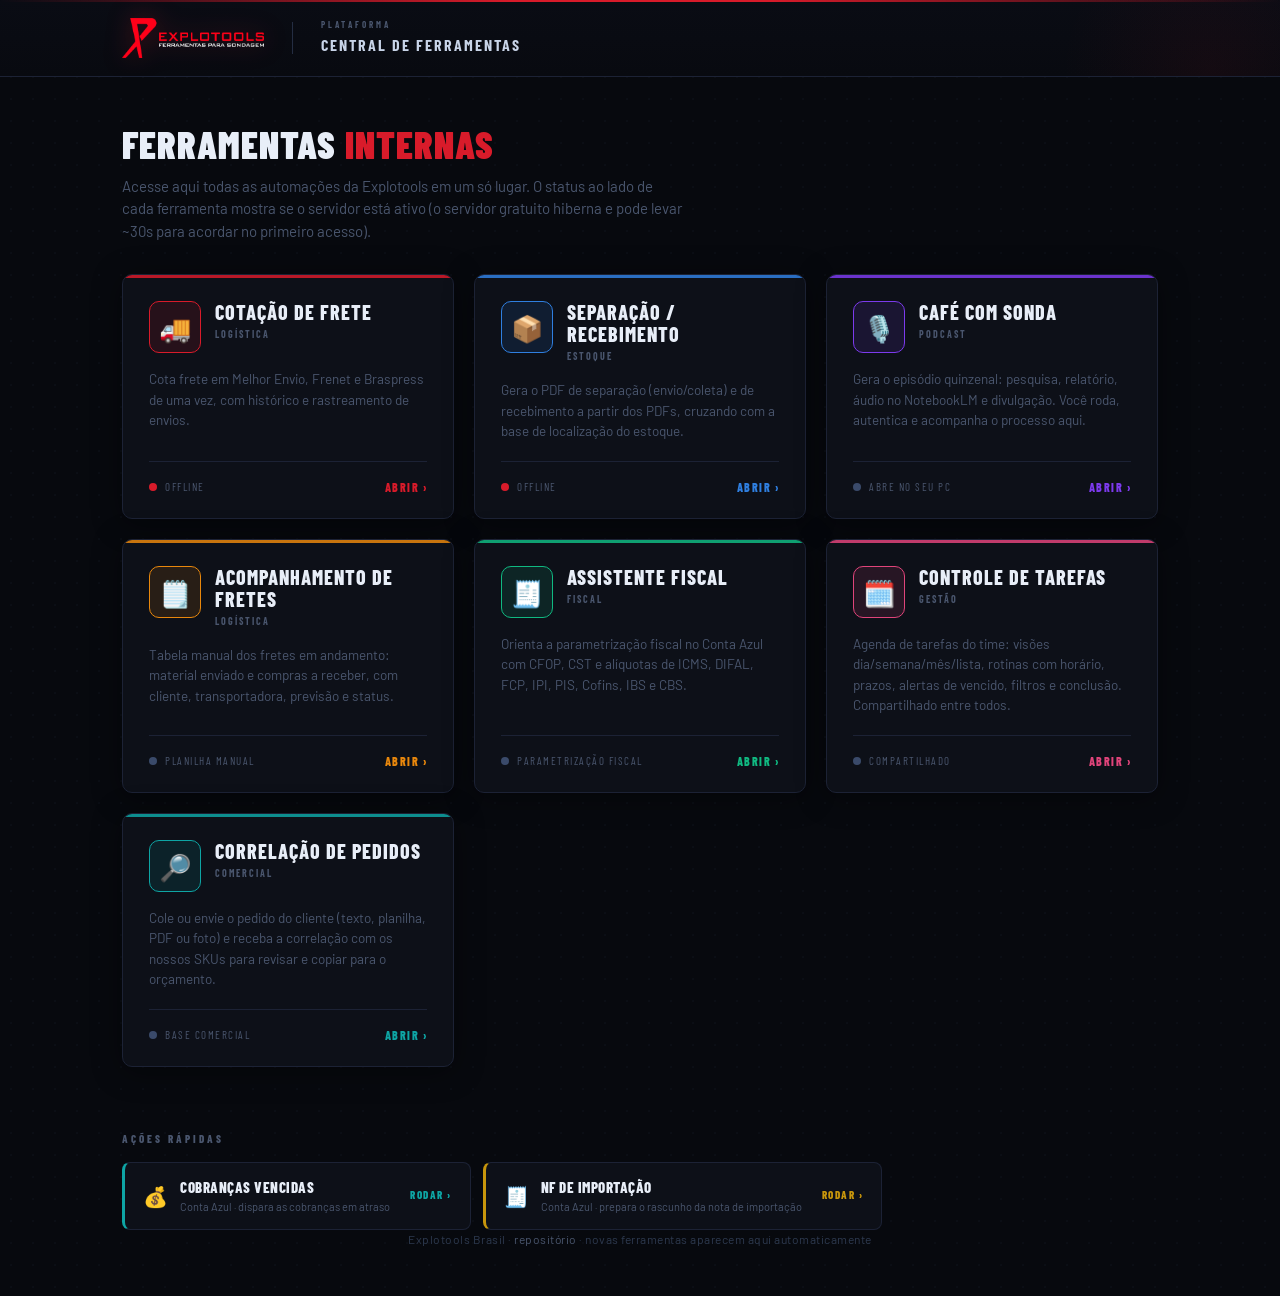
<file: index.html>
<!DOCTYPE html>
<html lang="pt-BR">
<head>
<meta charset="utf-8">
<meta name="viewport" content="width=device-width,initial-scale=1">
<title>Explotools — Ferramentas</title>
<link rel="preconnect" href="https://fonts.googleapis.com">
<link rel="preconnect" href="https://fonts.gstatic.com" crossorigin>
<link href="https://fonts.googleapis.com/css2?family=Barlow+Condensed:wght@400;600;700;800;900&family=Barlow:wght@400;500;600;700&display=swap" rel="stylesheet">
<style>
:root{
  --red:#d81b2a;--red-dark:#a81421;--red-dim:rgba(216,27,42,.1);
  --bg:#07090e;--surface:#0d1018;--surface2:#111520;--surface3:#161c28;
  --border:#1c2235;--border2:#242d42;
  --text:#c8d4e8;--text-bright:#e8eef8;--text-muted:#4a566e;--text-dim:#2e3a50;
  --green:#22c55e;--amber:#f5a623;
}
*,*::before,*::after{box-sizing:border-box;margin:0;padding:0}
html{scroll-behavior:smooth}
body{
  font-family:'Barlow','Segoe UI',system-ui,sans-serif;
  background:var(--bg);
  background-image:radial-gradient(rgba(100,130,200,.04) 1px,transparent 1px);
  background-size:22px 22px;
  color:var(--text);min-height:100vh;line-height:1.5;
}

/* ── HEADER ── */
.site-header{background:linear-gradient(180deg,#0a0c14 0%,#080a10 100%);border-bottom:1px solid var(--border);position:relative;overflow:hidden}
.site-header::before{content:'';position:absolute;top:0;left:0;right:0;height:2px;background:linear-gradient(90deg,transparent 0%,var(--red) 40%,var(--red) 60%,transparent 100%)}
.site-header::after{content:'';position:absolute;right:-80px;top:-80px;width:300px;height:300px;background:radial-gradient(circle,rgba(216,27,42,.06) 0%,transparent 70%);pointer-events:none}
.header-inner{max-width:1100px;margin:0 auto;padding:0 32px;height:76px;display:flex;align-items:center}
.header-brand{display:flex;align-items:center;gap:16px;flex-shrink:0}
.header-mark{display:flex;align-items:center;filter:drop-shadow(0 0 12px rgba(216,27,42,.4))}
.header-logo{height:40px;width:auto;display:block;filter:drop-shadow(0 0 12px rgba(216,27,42,.35))}
.header-name{font-family:'Barlow Condensed',sans-serif;font-weight:900;font-size:28px;letter-spacing:4px;color:var(--red);text-transform:uppercase;line-height:1;text-shadow:0 0 20px rgba(216,27,42,.4)}
.header-sub{font-family:'Barlow Condensed',sans-serif;font-weight:600;font-size:9px;letter-spacing:3.5px;color:var(--text-dim);text-transform:uppercase;margin-top:5px}
.header-sep{width:1px;height:32px;background:var(--border2);margin:0 28px;flex-shrink:0}
.header-module-label{font-family:'Barlow Condensed',sans-serif;font-size:9px;letter-spacing:3px;color:var(--text-muted);text-transform:uppercase;font-weight:700;line-height:1;margin-bottom:4px}
.header-module-name{font-family:'Barlow Condensed',sans-serif;font-size:16px;font-weight:700;letter-spacing:2px;color:var(--text);text-transform:uppercase}

/* ── HERO ── */
.hero{max-width:1100px;margin:48px auto 8px;padding:0 32px}
.hero h1{font-family:'Barlow Condensed',sans-serif;font-size:38px;font-weight:900;letter-spacing:1px;color:var(--text-bright);text-transform:uppercase;line-height:1.05}
.hero h1 span{color:var(--red)}
.hero p{font-size:15px;color:var(--text-muted);margin-top:10px;max-width:560px}

/* ── GRID ── */
.container{max-width:1100px;margin:32px auto 64px;padding:0 32px}
.grid{display:grid;grid-template-columns:repeat(auto-fill,minmax(300px,1fr));gap:20px}
.tool-card{
  position:relative;display:flex;flex-direction:column;
  background:var(--surface);border:1px solid var(--border);border-radius:10px;
  padding:26px 26px 22px;text-decoration:none;color:inherit;overflow:hidden;
  box-shadow:0 4px 30px rgba(0,0,0,.4);
  transition:transform .15s,border-color .2s,box-shadow .2s;
  animation:fadeUp .4s ease both;
}
.tool-card:nth-child(2){animation-delay:.06s}
.tool-card:nth-child(3){animation-delay:.12s}
.tool-card:nth-child(4){animation-delay:.18s}
@keyframes fadeUp{from{opacity:0;transform:translateY(14px)}to{opacity:1;transform:translateY(0)}}
.tool-card::before{content:'';position:absolute;top:0;left:0;width:100%;height:3px;background:var(--accent,var(--red));opacity:.85}
.tool-card:hover{transform:translateY(-4px);border-color:var(--accent,var(--red));box-shadow:0 10px 40px rgba(0,0,0,.55)}
.tool-top{display:flex;align-items:flex-start;gap:14px;margin-bottom:16px}
.tool-icon{
  width:52px;height:52px;flex-shrink:0;border-radius:10px;
  display:flex;align-items:center;justify-content:center;font-size:26px;
  background:var(--accent-dim,rgba(216,27,42,.12));border:1px solid var(--accent,var(--red));
}
.tool-name{font-family:'Barlow Condensed',sans-serif;font-size:20px;font-weight:800;letter-spacing:1px;color:var(--text-bright);text-transform:uppercase;line-height:1.1}
.tool-tag{font-family:'Barlow Condensed',sans-serif;font-size:10px;font-weight:700;letter-spacing:2px;color:var(--text-muted);text-transform:uppercase;margin-top:4px}
.tool-desc{font-size:13.5px;color:var(--text-muted);flex:1;min-height:40px}
.tool-foot{display:flex;align-items:center;justify-content:space-between;margin-top:20px;padding-top:16px;border-top:1px solid var(--border)}
.status{display:flex;align-items:center;gap:8px;font-family:'Barlow Condensed',sans-serif;font-size:11px;letter-spacing:1.5px;text-transform:uppercase;color:var(--text-muted)}
.dot{width:8px;height:8px;border-radius:50%;background:#2a3040;flex-shrink:0;transition:background .3s,box-shadow .3s}
.dot.on{background:var(--green);box-shadow:0 0 8px var(--green)}
.dot.wait{background:var(--amber);box-shadow:0 0 8px var(--amber);animation:pulse 1.2s ease-out infinite}
.dot.off{background:var(--red)}
.dot.static{background:#3a4a6a}
@keyframes pulse{0%,100%{transform:scale(1);opacity:1}50%{transform:scale(1.5);opacity:.5}}
.open-arrow{font-family:'Barlow Condensed',sans-serif;font-size:12px;font-weight:800;letter-spacing:1.5px;color:var(--accent,var(--red));text-transform:uppercase}
.tool-card:hover .open-arrow{text-shadow:0 0 12px var(--accent,var(--red))}

/* ── FOOTER ── */
.acoes-sec{max-width:1100px;margin:8px auto 0;padding:0 32px}
.acoes-titulo{font-family:'Barlow Condensed',sans-serif;font-size:11px;font-weight:800;letter-spacing:3px;text-transform:uppercase;color:var(--text-muted);margin:24px 0 14px}
.acoes{display:flex;flex-wrap:wrap;gap:12px}
.acao{display:flex;align-items:center;gap:12px;text-decoration:none;color:inherit;background:var(--surface);border:1px solid var(--border);border-left:3px solid var(--accent,var(--red));border-radius:8px;padding:13px 18px;transition:transform .12s,border-color .2s,box-shadow .2s}
.acao:hover{transform:translateY(-2px);border-color:var(--accent,var(--red));box-shadow:0 6px 24px rgba(0,0,0,.4)}
.acao-ic{font-size:20px;line-height:1}
.acao-tx{display:flex;flex-direction:column}
.acao-nome{font-family:'Barlow Condensed',sans-serif;font-size:15px;font-weight:800;letter-spacing:.5px;text-transform:uppercase;color:var(--text-bright)}
.acao-sub{font-size:11px;color:var(--text-muted);margin-top:1px}
.acao-run{margin-left:8px;font-family:'Barlow Condensed',sans-serif;font-size:11px;font-weight:800;letter-spacing:1.5px;text-transform:uppercase;color:var(--accent,var(--red))}
.foot{max-width:1100px;margin:0 auto 48px;padding:0 32px;text-align:center;color:var(--text-dim);font-size:12px;letter-spacing:.5px}
.foot a{color:var(--text-muted);text-decoration:none}
.foot a:hover{color:var(--red)}

@media(max-width:600px){
  .header-inner{height:auto;padding:16px 20px;flex-wrap:wrap;gap:10px}
  .header-sep{display:none}
  .hero{margin-top:32px}.hero h1{font-size:30px}
  .container{padding:0 16px}
}
</style>
</head>
<body>

<header class="site-header">
  <div class="header-inner">
    <div class="header-brand">
      <img src="assets/explotools-logo.png" alt="Explotools" class="header-logo">
    </div>
    <div class="header-sep"></div>
    <div>
      <div class="header-module-label">Plataforma</div>
      <div class="header-module-name">Central de Ferramentas</div>
    </div>
  </div>
</header>

<div class="hero">
  <h1>Ferramentas <span>internas</span></h1>
  <p>Acesse aqui todas as automações da Explotools em um só lugar. O status ao lado de cada ferramenta mostra se o servidor está ativo (o servidor gratuito hiberna e pode levar ~30s para acordar no primeiro acesso).</p>
</div>

<div class="container">
  <div class="grid" id="grid"></div>
</div>

<div class="acoes-sec">
  <div class="acoes-titulo">Ações rápidas</div>
  <div class="acoes" id="acoes"></div>
</div>

<div class="foot">
  Explotools Brasil · <a href="https://github.com/Ramon-Explotools/explotools-ferramentas" target="_blank" rel="noopener">repositório</a> · novas ferramentas aparecem aqui automaticamente
</div>

<script>
// ── Catálogo de ferramentas — adicione novos microsites aqui ───────────────
const FERRAMENTAS = [
  {
    id: 'fretes',
    nome: 'Cotação de Frete',
    tag: 'Logística',
    icon: '🚚',
    desc: 'Cota frete em Melhor Envio, Frenet e Braspress de uma vez, com histórico e rastreamento de envios.',
    url: 'https://ramon-explotools.github.io/explotools-frete-frontend/cotacao.html',
    health: 'https://explotools-frete-api.onrender.com/health',
    cor: '#d81b2a', corDim: 'rgba(216,27,42,.12)'
  },
  {
    id: 'estoque',
    nome: 'Separação / Recebimento',
    tag: 'Estoque',
    icon: '📦',
    desc: 'Gera o PDF de separação (envio/coleta) e de recebimento a partir dos PDFs, cruzando com a base de localização do estoque.',
    url: 'https://ramon-explotools.github.io/explotools-coleta-frontend/index.html',
    health: 'https://explotools-coleta-api.onrender.com/api/health',
    cor: '#2f7fe0', corDim: 'rgba(47,127,224,.12)'
  },
  {
    id: 'podcast',
    nome: 'Café com Sonda',
    tag: 'Podcast',
    icon: '🎙️',
    desc: 'Gera o episódio quinzenal: pesquisa, relatório, áudio no NotebookLM e divulgação. Você roda, autentica e acompanha o processo aqui.',
    url: 'http://127.0.0.1:8765/',
    health: null,
    statusLabel: 'Abre no seu PC',
    cor: '#7c3aed', corDim: 'rgba(124,58,237,.12)'
  },
  {
    id: 'acomp-fretes',
    nome: 'Acompanhamento de Fretes',
    tag: 'Logística',
    icon: '🗒️',
    desc: 'Tabela manual dos fretes em andamento: material enviado e compras a receber, com cliente, transportadora, previsão e status.',
    url: 'https://ramon-explotools.github.io/explotools-acompanhamento-fretes/index.html',
    health: null,
    statusLabel: 'Planilha manual',
    cor: '#e8870c', corDim: 'rgba(232,135,12,.12)'
  },
  {
    id: 'assistente-fiscal',
    nome: 'Assistente Fiscal',
    tag: 'Fiscal',
    icon: '🧾',
    desc: 'Orienta a parametrização fiscal no Conta Azul com CFOP, CST e alíquotas de ICMS, DIFAL, FCP, IPI, PIS, Cofins, IBS e CBS.',
    url: 'https://explotools-assistente-fiscal.explotools.chatgpt.site',
    health: null,
    statusLabel: 'Parametrização fiscal',
    cor: '#10b981', corDim: 'rgba(16,185,129,.12)'
  },
  {
    id: 'tarefas',
    nome: 'Controle de Tarefas',
    tag: 'Gestão',
    icon: '🗓️',
    desc: 'Agenda de tarefas do time: visões dia/semana/mês/lista, rotinas com horário, prazos, alertas de vencido, filtros e conclusão. Compartilhado entre todos.',
    url: 'https://ramon-explotools.github.io/explotools-tarefas/index.html',
    health: null,
    statusLabel: 'Compartilhado',
    cor: '#e0447a', corDim: 'rgba(224,68,122,.12)'
  },
  {
    id: 'correlacao-pedidos',
    nome: 'Correlação de Pedidos',
    tag: 'Comercial',
    icon: '🔎',
    desc: 'Cole ou envie o pedido do cliente (texto, planilha, PDF ou foto) e receba a correlação com os nossos SKUs para revisar e copiar para o orçamento.',
    url: 'https://explotools-correlacao-pedidos.ramoncuri.workers.dev/',
    health: null,
    statusLabel: 'Base comercial',
    cor: '#0ea5a4', corDim: 'rgba(14,165,164,.12)'
  }
];

// ── Ações rápidas (botões de execução, não são projetos) ───────────────────
const ACOES = [
  {
    nome: 'Cobranças vencidas',
    sub: 'Conta Azul · dispara as cobranças em atraso',
    icon: '💰',
    url: 'http://127.0.0.1:8765/cobrancas',
    cor: '#0ea5a5'
  },
  {
    nome: 'NF de Importação',
    sub: 'Conta Azul · prepara o rascunho da nota de importação',
    icon: '🧾',
    // Sistema local (Codex). O servico local liga ele se estiver desligado.
    url: 'http://127.0.0.1:8765/abrir/nf-importacao',
    cor: '#c8960c'
  }
];

// ── Render dos cards ────────────────────────────────────────────────────────
const grid = document.getElementById('grid');
FERRAMENTAS.forEach(function(f) {
  const a = document.createElement('a');
  a.className = 'tool-card';
  a.href = f.url;
  // Todo card aponta para uma URL publicada por conta própria (nunca embutida
  // no hub) — sempre abre em nova aba.
  a.target = '_blank';
  a.rel = 'noopener';
  a.style.setProperty('--accent', f.cor);
  a.style.setProperty('--accent-dim', f.corDim);
  a.innerHTML =
    '<div class="tool-top">' +
      '<div class="tool-icon">' + f.icon + '</div>' +
      '<div><div class="tool-name">' + f.nome + '</div><div class="tool-tag">' + f.tag + '</div></div>' +
    '</div>' +
    '<div class="tool-desc">' + f.desc + '</div>' +
    '<div class="tool-foot">' +
      '<div class="status"><span class="dot ' + (f.health ? 'wait' : 'static') + '" id="dot-' + f.id + '"></span>' +
        '<span id="st-' + f.id + '">' + (f.health ? 'Verificando...' : (f.statusLabel || 'Site estático')) + '</span></div>' +
      '<span class="open-arrow">Abrir &rsaquo;</span>' +
    '</div>';
  grid.appendChild(a);
});

// ── Render das ações rápidas ────────────────────────────────────────────────
const acoes = document.getElementById('acoes');
ACOES.forEach(function(ac) {
  const a = document.createElement('a');
  a.className = 'acao';
  a.href = ac.url;
  a.target = '_blank';
  a.rel = 'noopener';
  a.style.setProperty('--accent', ac.cor);
  a.innerHTML =
    '<span class="acao-ic">' + ac.icon + '</span>' +
    '<span class="acao-tx"><span class="acao-nome">' + ac.nome + '</span>' +
    '<span class="acao-sub">' + ac.sub + '</span></span>' +
    '<span class="acao-run">Rodar &rsaquo;</span>';
  acoes.appendChild(a);
});

// ── Verificação de status (acorda o Render) ─────────────────────────────────
function checarStatus(f) {
  if (!f.health) return;
  const dot = document.getElementById('dot-' + f.id);
  const st  = document.getElementById('st-' + f.id);
  const ctrl = new AbortController();
  const tid = setTimeout(function(){ ctrl.abort(); }, 55000);
  fetch(f.health, { signal: ctrl.signal })
    .then(function(r){
      clearTimeout(tid);
      if (r.ok) { dot.className = 'dot on'; st.textContent = 'Online'; }
      else { dot.className = 'dot off'; st.textContent = 'Instável'; }
    })
    .catch(function(){
      clearTimeout(tid);
      dot.className = 'dot off'; st.textContent = 'Offline';
    });
}
FERRAMENTAS.forEach(checarStatus);
</script>

</body>
</html>
</file>
